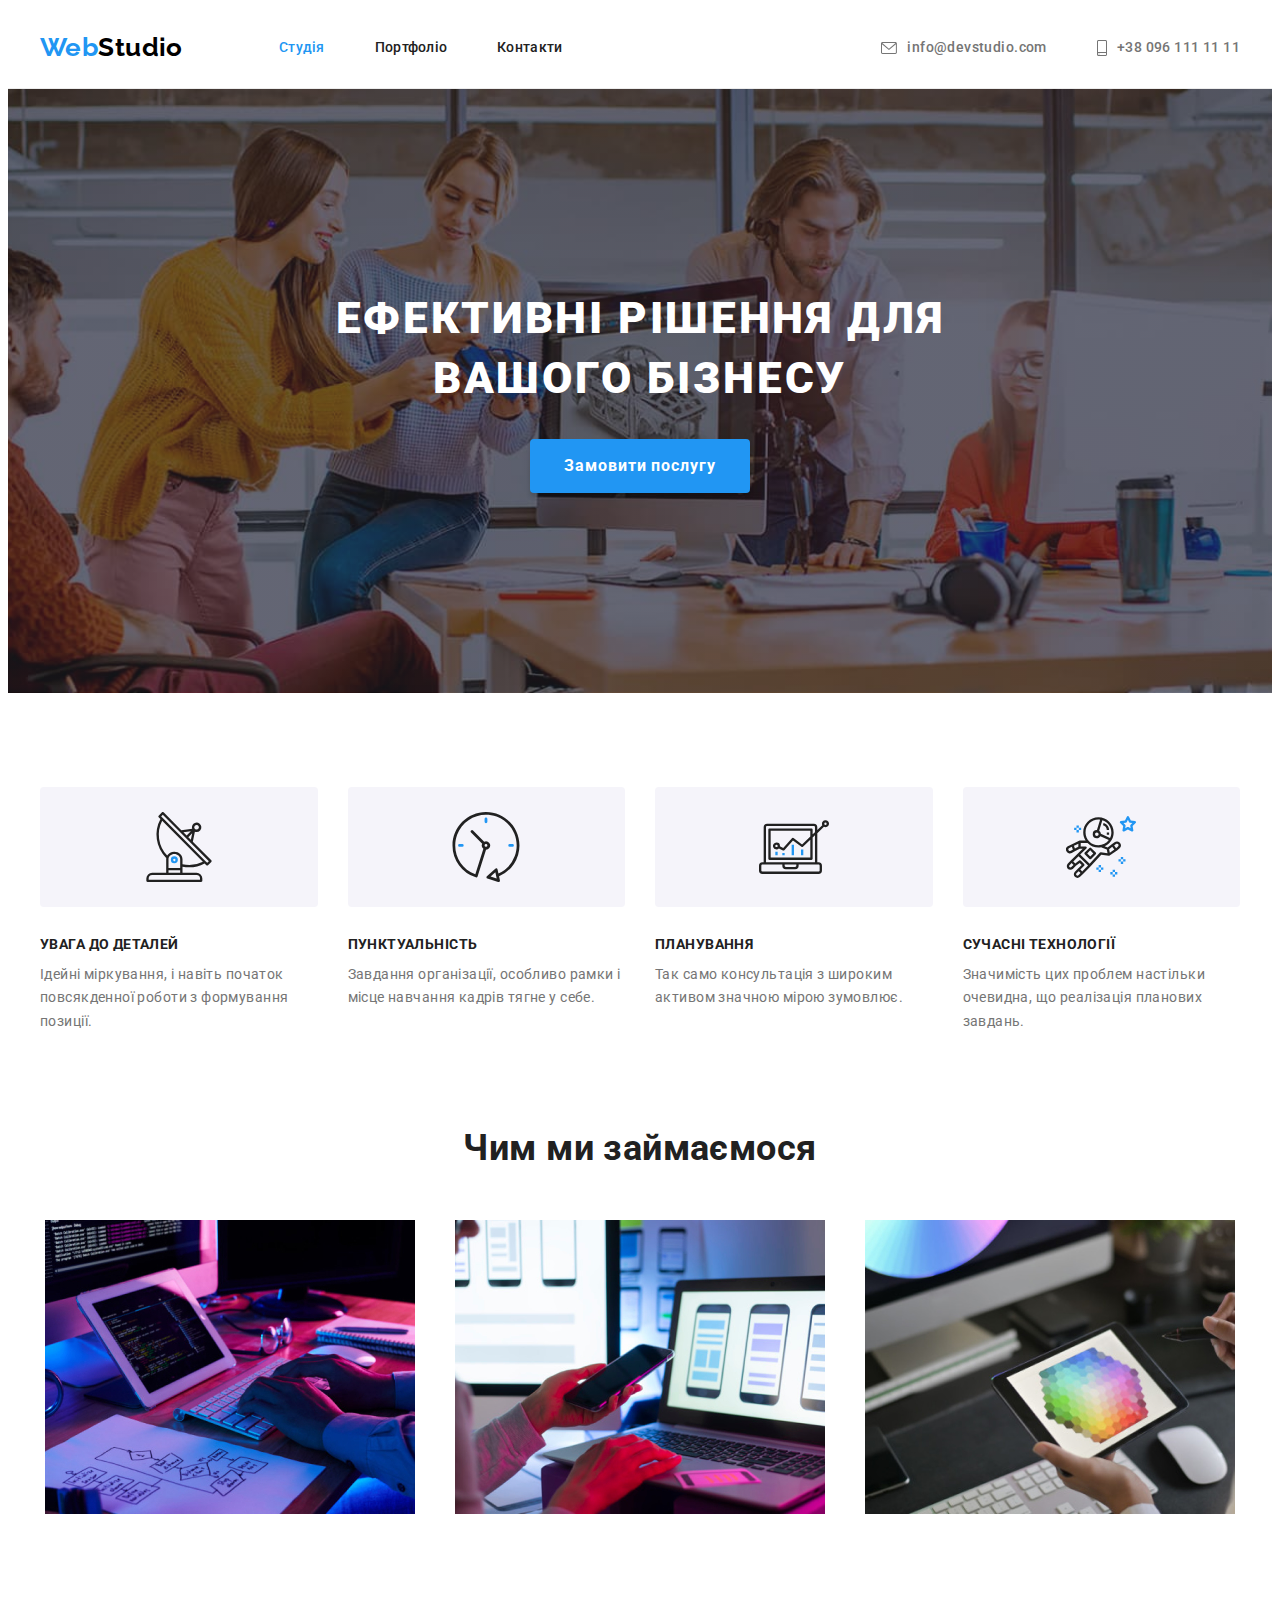
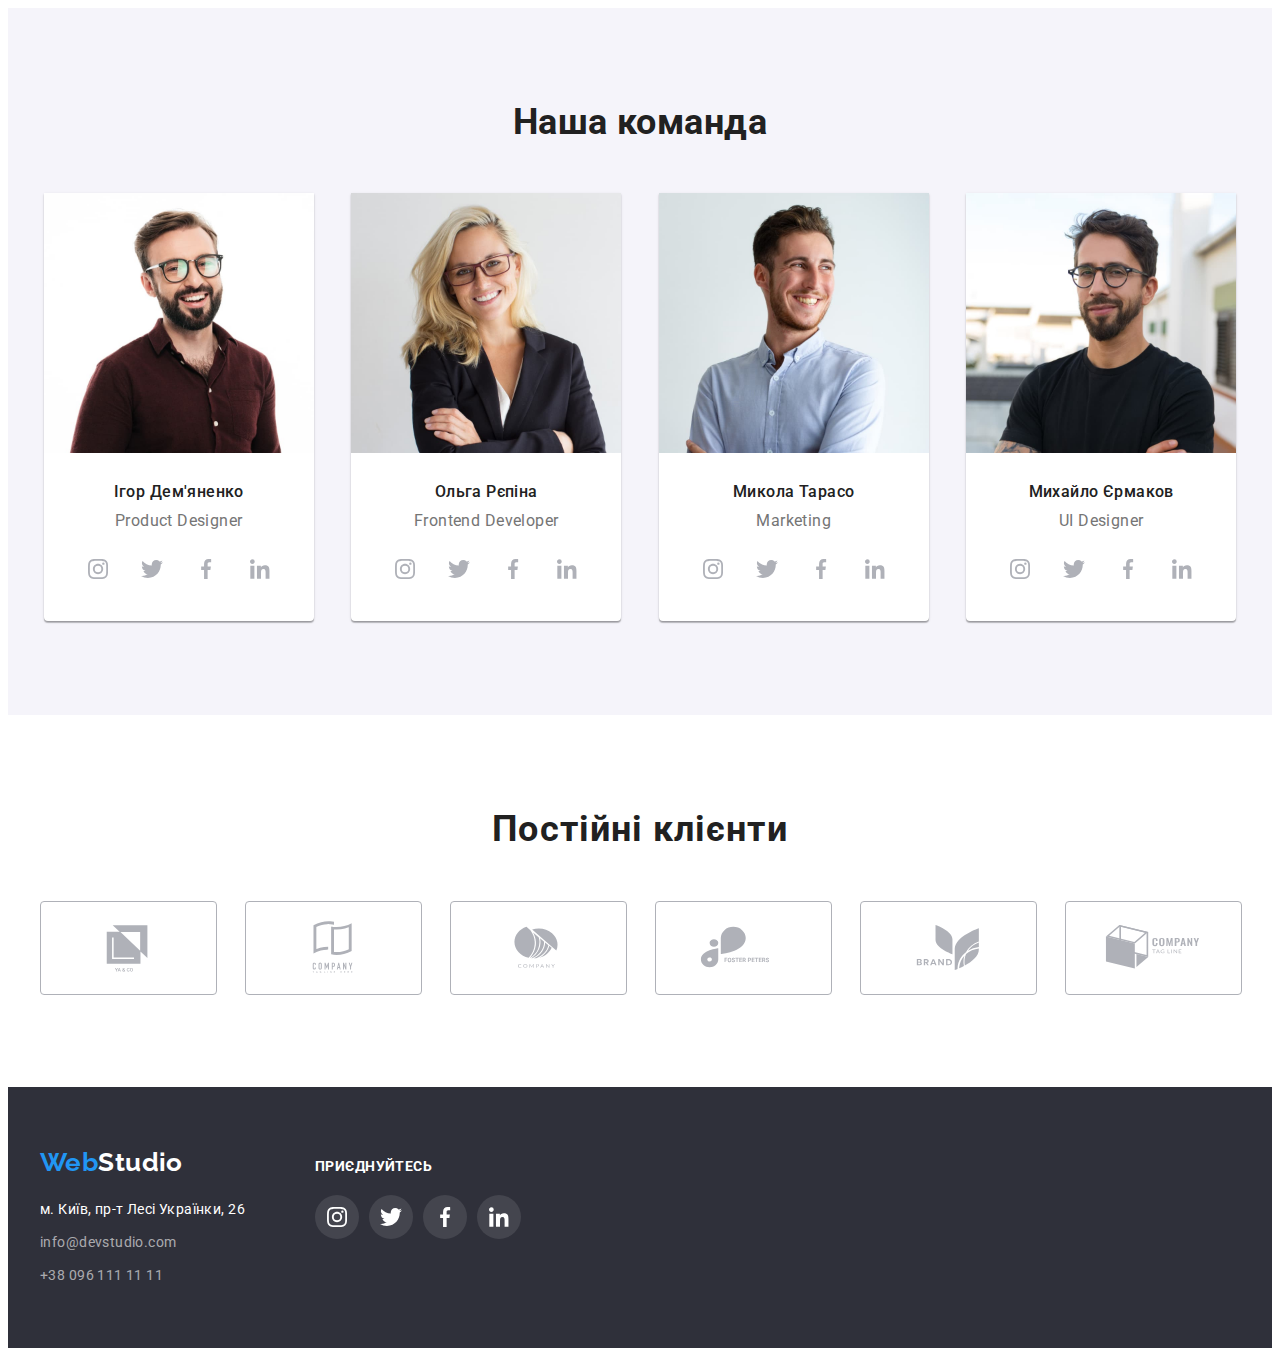
<file: index.html>
<!DOCTYPE html>
    <html lang="uk">
    <head>
        <meta charset="UTF-8">
        <meta http-equiv="X-UA-Compatible" content="IE=edge">
        <meta name="viewport" content="width=device-width, initial-scale=1.0">
        <title>Студія</title>

        <link rel="preconnect" href="https://fonts.googleapis.com">
    <link rel="preconnect" href="https://fonts.gstatic.com" crossorigin>
    <link href="https://fonts.googleapis.com/css2?family=Raleway:wght@700&семья=Oleo+Script:wght@400;700&family=Roboto:wght@400;500;700;900&display=swap" rel="stylesheet">
    <link rel="stylesheet" href="https://cdnjs.cloudflare.com/ajax/libs/modern-normalize/1.1.0/modern-normalize.min.css" integrity="sha512-wpPYUAdjBVSE4KJnH1VR1HeZfpl1ub8YT/NKx4PuQ5NmX2tKuGu6U/JRp5y+Y8XG2tV+wKQpNHVUX03MfMFn9Q==" crossorigin="anonymous" referrerpolicy="no-referrer">
    <link rel="stylesheet" href="./css/styles.css">
    </head>
    <body>
        <!--шапка сайту-->
        <header class="page-header">
            <div class="container header-container"> 
            <nav class="nav">
            <a href="index.html" class="icon-logo"><span class="logo">Web</span><span class="logo-part">Studio</span></a>
            <ul class="nav-list">
                    <li class="nav-item"><a class="nav-link current" href="index.html">Студія</a></li>
                    <li class="nav-item"><a class="nav-link" href="portfolio.html">Портфоліо</a></li>
                    <li class="nav-item"><a class="nav-link" href="#">Контакти</a></li>
            </ul>
            </nav>
            <ul class="contacts">
                <li><a class="mail" href="mailto:info@devstudio.com">
                    <svg class="icon-envelope" width="16" height="12">
                        <use href="./images/icons.svg#icon-envelope"></use>
                    </svg>
                    info@devstudio.com</a></li>
                <li><a class="tel" href="tel:+380981111111">
                    <svg class="icon-smartphone" width="10" height="16">
                        <use href="./images/icons.svg#icon-smartphone"></use>
                    </svg>
                    +38 096 111 11 11
                </a></li>
            </ul>
        </div>
        </header>
        <main><!-- маін-->
        <!--думаю тут буде якийсь банер чи малюнок-->
        
        <section class="hero-section overlay"> 
            
                <div class="header container">   
                <h1 class="hero-title">Ефективні рішення для вашого бізнесу</h1>
                <button class="button" type="button">Замовити послугу</button>
                
                </div>
            </section>  
        <section class="features"><!--Особливості тут явно має бути заголовок-->
        <div class="container">
                <h2 class="visually-hidden">Особливості</h2> <!--тут явно має бути заголовок-->
                <ul class="features-list special">
                    <li class="specialty-list icon-antenna">
                        <h3 class="specialty">Увага до деталей</h3>
                        <p class="specialty-text">Ідейні міркування, і навіть початок повсякденної роботи з формування позиції.</p>
                    </li>
                    <li class="specialty-list icon-clock"><h3 class="specialty">Пунктуальність</h3>
                    <p class="specialty-text">Завдання організації, особливо рамки і місце навчання кадрів тягне у себе.</p>
                </li>
                    <li class="specialty-list icon-diagram"><h3 class="specialty">Планування</h3>
                    <p class="specialty-text">Так само консультація з широким активом значною мірою зумовлює.</p>
                </li>
                    <li class="specialty-list icon-astronaut"><h3 class="specialty">Сучасні технології</h3>
                        <p class="specialty-text">Значимість цих проблем настільки очевидна, що реалізація планових завдань.</p>
                    </li>
                </ul>
        </div>
        </section>
        <section class="work"><h2 class="work-title">Чим ми займаємося</h2> 
            <div class="container">
            <ul class="work-list">
                <li class="work-pick">
                    <img src="./images/oldpc.jpg" 
                    alt="білий монітор та клавіатура на столі" width="370">
                </li>
                <li class="work-pick">
                    <img src="./images/book.jpg"
                    alt="людина тримає смртфон в руці та працює за ноутбуком" width="370"> 
                </li>
                <li class="work-pick">
                    <img src="./images/tablet.jpg"
                    alt="рука тримає включений планшет" width="370">
                </li>
            </ul>
        </div>
    </section><!--наша команда-->
        <section class="team"><h2 class="team-title">Наша команда</h2>
            <div class="container">
            <ul class="team-list special">
                <li class="team-members">
                    <img src="./images/productdesigner.jpg" 
                    alt="Фото пофіль Ігор Дем'яненко" width="270">
                    <div class="retreat">
                    <h3 class="team-name">Ігор Дем'яненко</h3>
                    <p lang="en" class="team-position">Product Designer</p>
                    <ul class="social-list-link">
                        <li class="social-list-item"><a class="social-link" href="https://www.instagram.com/" target="_blank" rel="noreferrer noopener">
                            <svg class="social-list-icon" width="20" height="20">
                                <use href="./images/icons.svg#icon-instagram"></use>
                            </svg>
                        </a></li>
                        <li class="social-list-item"><a class="social-link" href="" target="_blank" rel="noreferrer noopener">
                            <svg class="social-list-icon" width="22" height="40">
                                <use href="./images/icons.svg#icon-twitter"></use>
                            </svg>
                        </a></li>
                        <li class="social-list-item"><a class="social-link" href="" target="_blank" rel="noreferrer noopener">
                            <svg class="social-list-icon" width="20" height="40">
                                <use href="./images/icons.svg#icon-facebook"></use>
                            </svg>                            
                        </a></li>
                        <li class="social-list-item"><a class="social-link" href="" target="_blank" rel="noreferrer noopener">
                            <svg class="social-list-icon"  width="19.68" height="20">
                                <use href="./images/icons.svg#icon-linkedin"></use>
                            </svg>                      
                        </a></li>
                    </ul>
                    </div>
                </li>
                <li class="team-members">
                    <img src="./images/frontenddeveloper.jpg"
                    alt="Фото пофіль Ольга Рєпіна" width="270">
                    <div class="retreat">
                    <h3 class="team-name">Ольга Рєпіна</h3>
                    <p lang="en" class="team-position">Frontend Developer</p>
                    <ul class="social-list-link">
                        <li class="social-list-item"><a class="social-link" href="https://www.instagram.com/" target="_blank" rel="noreferrer noopener">
                            <svg class="social-list-icon" width="20" height="20">
                                <use href="./images/icons.svg#icon-instagram"></use>
                            </svg>
                        </a></li>
                        <li class="social-list-item"><a class="social-link" href="" target="_blank" rel="noreferrer noopener">
                            <svg class="social-list-icon" width="22" height="40">
                                <use href="./images/icons.svg#icon-twitter"></use>
                            </svg>
                        </a></li>
                        <li class="social-list-item"><a class="social-link" href="" target="_blank" rel="noreferrer noopener">
                            <svg class="social-list-icon" width="20" height="40">
                                <use href="./images/icons.svg#icon-facebook"></use>
                            </svg>                            
                        </a></li>
                        <li class="social-list-item"><a class="social-link" href="" target="_blank" rel="noreferrer noopener">
                            <svg class="social-list-icon"  width="19.68" height="20">
                                <use href="./images/icons.svg#icon-linkedin"></use>
                            </svg>                      
                        </a></li>
                    </ul>
                    </div>
                </li>
                <li class="team-members">
                    <img src="./images/marketing.jpg"
                    alt="Фото пофіль Микола Тарасо" width="270">
                    <div class="retreat">
                    <h3 class="team-name">Микола Тарасо</h3>
                    <p lang="en" class="team-position">Marketing</p>
                    <ul class="social-list-link">
                        <li class="social-list-item"><a class="social-link" href="https://www.instagram.com/" target="_blank" rel="noreferrer noopener">
                            <svg class="social-list-icon" width="20" height="20">
                                <use href="./images/icons.svg#icon-instagram"></use>
                            </svg>
                        </a></li>
                        <li class="social-list-item"><a class="social-link" href="" target="_blank" rel="noreferrer noopener">
                            <svg class="social-list-icon" width="22" height="40">
                                <use href="./images/icons.svg#icon-twitter"></use>
                            </svg>
                        </a></li>
                        <li class="social-list-item"><a class="social-link" href="" target="_blank" rel="noreferrer noopener">
                            <svg class="social-list-icon" width="20" height="40">
                                <use href="./images/icons.svg#icon-facebook"></use>
                            </svg>                            
                        </a></li>
                        <li class="social-list-item"><a class="social-link" href="" target="_blank" rel="noreferrer noopener">
                            <svg class="social-list-icon"  width="19.68" height="20">
                                <use href="./images/icons.svg#icon-linkedin"></use>
                            </svg>                      
                        </a></li>
                    </ul>
                    </div>
            </li>
                <li class="team-members">
                    <img src="./images/uidesigner.jpg" 
                    alt="Фото пофіль Михайло Єрмаков" width="270">
                    <div class="retreat">
                    <h3 class="team-name">Михайло Єрмаков</h3>
                    <p lang="en" class="team-position">UI Designer</p>
                    <ul class="social-list-link">
                        <li class="social-list-item"><a class="social-link" href="https://www.instagram.com/" target="_blank" rel="noreferrer noopener">
                            <svg class="social-list-icon" width="20" height="20">
                                <use href="./images/icons.svg#icon-instagram"></use>
                            </svg>
                        </a></li>
                        <li class="social-list-item"><a class="social-link" href="" target="_blank" rel="noreferrer noopener">
                            <svg class="social-list-icon" width="22" height="40">
                                <use href="./images/icons.svg#icon-twitter"></use>
                            </svg>
                        </a></li>
                        <li class="social-list-item"><a class="social-link" href="" target="_blank" rel="noreferrer noopener">
                            <svg class="social-list-icon" width="20" height="40">
                                <use href="./images/icons.svg#icon-facebook"></use>
                            </svg>                            
                        </a></li>
                        <li class="social-list-item"><a class="social-link" href="" target="_blank" rel="noreferrer noopener">
                            <svg class="social-list-icon" width="19.68" height="20">
                                <use href="./images/icons.svg#icon-linkedin"></use>
                            </svg>                      
                        </a></li>
                    </ul>
                    </div>
                </li>
            </ul>
            </div>
        </section>
        <section class="client">
            <div class="container">
            <h2 class="client-title">Постійні клієнти</h2>
            <ul class="client-item">
                <li class="client-list"><a class="client-link" href="#"  target="_blank" rel="noreferrer noopener">
                
                    <svg class="client-lis-icon" width="106" height="60" >
                        <use href="./images/icons.svg#icon-Logo1"></use>
                    </svg>
                    
                </a></li>
                <li class="client-list"><a class="client-link" href="#" target="_blank" rel="noreferrer noopener">
                    <svg class="client-lis-icon" width="106" height="60">
                        <use href="./images/icons.svg#icon-Logo2"></use>
                    </svg>
                </a></li>
                    <li class="client-list"><a class="client-link" href="#" target="_blank" rel="noreferrer noopener">

                        <svg class="client-lis-icon" width="106" height="60">
                            <use href="./images/icons.svg#icon-Logo3"></use>
                        </svg>
                    </a></li>
                    <li class="client-list"><a class="client-link" href="#" target="_blank" rel="noreferrer noopener">
                        <svg class="client-lis-icon" width="106" height="60">
                            <use href="./images/icons.svg#icon-Logo4"></use>
                        </svg>
                    </a></li>
                        <li class="client-list"><a class="client-link" href="#" target="_blank" rel="noreferrer noopener">
                            <svg class="client-lis-icon" width="106" height="60">
                                <use href="./images/icons.svg#icon-Logo5"></use>
                            </svg>
                        </a></li>
                        <li class="client-list"><a class="client-link" href="#" target="_blank" rel="noreferrer noopener">
                            <svg class="client-lis-icon" width="106" height="60">
                                <use href="./images/icons.svg#icon-Logo6"></use>
                            </svg>
                        </a></li>
            </ul>
            </div>
        </section>
        </main>
        <footer class="contacts-footer">
            <div class="container">
                <div class="footer-flex">
            <div class="footer-box">
            <a href="index.html" class="icon-logo-footer"><span class="logo">Web</span><span class="logo-part-footer">Studio</span></a>
            <div class="address">
                    
            <ul class="contacts-list">
                <li class="list-link"><a class="contacts-plane" href="https://goo.gl/maps/SqAzoiXiVLqkwUcr9"
                    target="_blank" rel="noreferrer noopener">м. Київ, пр-т Лесі Українки, 26 </a>
                </li> 
                <li class="list-link"><a class="mail-footer" href="mailto:info@devstudio.com">info@devstudio.com</a></li>
                <li class="list-link"><a class="tel-footer" href="tel:+380981111111">+38 096 111 11 11</a></li>
                </ul>
                </div> 
                </div> 
                <div class="contacts-test">
                <p class="footer-p">Приєднуйтесь</p>
                <ul class="social-list-link-footer">
                        <li class="social-list-item"><a class="social-link-footer" href="https://www.instagram.com/" target="_blank" rel="noreferrer noopener">
                            <svg class="social-list-icon-footer" width="20" height="20">
                                <use href="./images/icons.svg#icon-instagram"></use>
                            </svg>
                        </a></li>
                        <li class="social-list-item"><a class="social-link-footer" href="" target="_blank" rel="noreferrer noopener">
                            <svg class="social-list-icon-footer" width="22" height="40">
                                <use href="./images/icons.svg#icon-twitter"></use>
                            </svg>
                        </a></li>
                        <li class="social-list-item"><a class="social-link-footer" href="" target="_blank" rel="noreferrer noopener">
                            <svg class="social-list-icon-footer" width="20" height="40">
                                <use href="./images/icons.svg#icon-facebook"></use>
                            </svg>                            
                        </a></li>
                        <li class="social-list-item"><a class="social-link-footer" href="" target="_blank" rel="noreferrer noopener">
                            <svg class="social-list-icon-footer"  width="19.68" height="20">
                                <use href="./images/icons.svg#icon-linkedin"></use>
                            </svg>                      
                        </a></li>
                    </ul>
                    </div>
                    </div>
                    </div>
                    
           
          
            
    </footer>
        
    </body>
    </html>
</file>
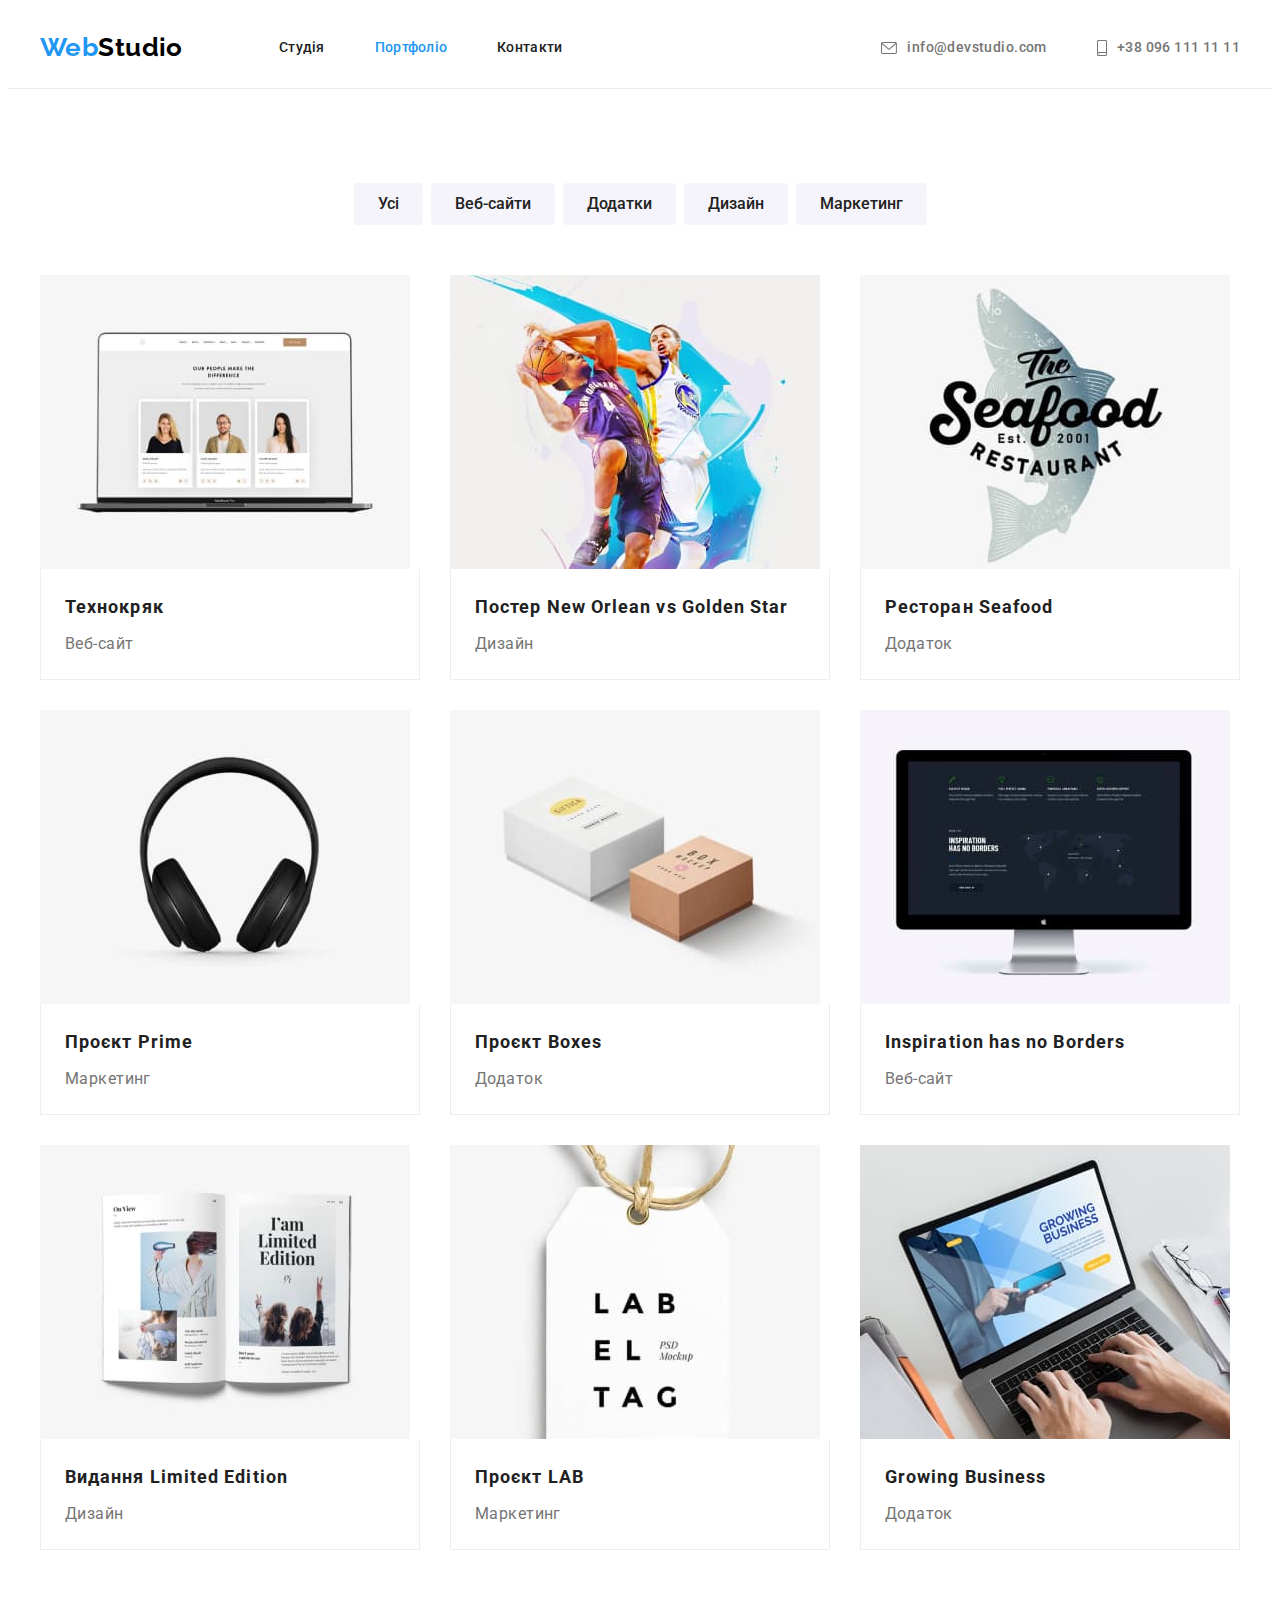
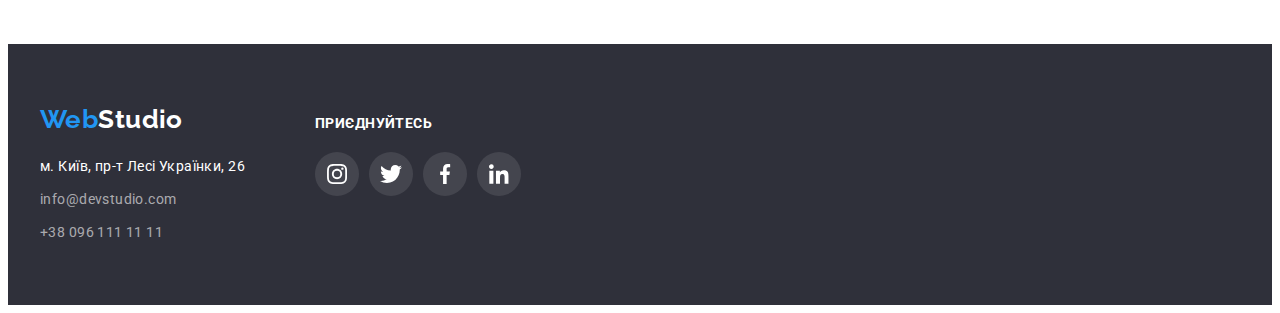
<file: portfolio.html>
<!DOCTYPE html>
<html lang="uk">
<head>
    <meta charset="UTF-8">
    <meta http-equiv="X-UA-Compatible" content="IE=edge">
    <meta name="viewport" content="width=device-width, initial-scale=1.0">
    <title>Портфоліо</title>
      <link rel="preconnect" href="https://fonts.googleapis.com">
<link rel="preconnect" href="https://fonts.gstatic.com" crossorigin>
<link href="https://fonts.googleapis.com/css2?family=Raleway:wght@700&семья=Oleo+Script:wght@400;700&family=Roboto:wght@400;500;700;900&display=swap" rel="stylesheet">
<link rel="stylesheet" href="https://cdnjs.cloudflare.com/ajax/libs/modern-normalize/1.1.0/modern-normalize.min.css" integrity="sha512-wpPYUAdjBVSE4KJnH1VR1HeZfpl1ub8YT/NKx4PuQ5NmX2tKuGu6U/JRp5y+Y8XG2tV+wKQpNHVUX03MfMFn9Q==" crossorigin="anonymous" referrerpolicy="no-referrer">
<link rel="stylesheet" href="./css/styles.css">
</head>
<body>
    <main>
    <header class="page-header"> 
        <div class="container header-container">
        <nav class="nav">
        <a href="index.html" class="icon-logo"><span class="logo">Web</span><span class="logo-part">Studio</span></a>
        <ul class="nav-list list">
            <li class="nav-item link"><a class="nav-link" href="index.html">Студія</a></li>
            <li class="nav-item link"><a class="nav-link current" href="portfolio.html">Портфоліо</a></li>
            <li class="nav-item link"><a class="nav-link" href="#">Контакти</a></li>
        </ul>
        </nav>
        <ul class="contacts">
            <li><a class="mail" href="mailto:info@devstudio.com">
                <svg class="icon-envelope" width="16" height="12">
                    <use href="./images/icons.svg#icon-envelope"></use>
                </svg>
                info@devstudio.com</a></li>
            <li><a class="tel" href="tel:+380981111111">
                 <svg class="icon-smartphone" width="10" height="16">
                    <use href="./images/icons.svg#icon-smartphone"></use>
                </svg>
                +38 096 111 11 11</a></li>
        </ul>
        </div>
    </header>
         <section class="oll-portfol">
            <div class="container">
                 <h1 class="visually-hidden">Портфоліо</h1>
    <ul class="btn-filter">
        <li class="btn-list"><button class="btn" type="button">Усі</button></li>
        <li class="btn-list"><button class="btn" type="button">Веб-сайти</button></li>
        <li class="btn-list"><button class="btn" type="button">Додатки</button></li>
        <li class="btn-list"><button class="btn" type="button">Дизайн</button></li>
        <li class="btn-list"><button class="btn" type="button">Маркетинг</button></li>
    </ul>
        <ul class="potfol special">
            <li class="portfol-list">
                <a class="portfol-link" href="#">
                <img src="./images/Tehnokryak.jpg"
                 alt="Зображено включений ноутбук" width="370">
                
                
                 <div class="circle">
                 <h2 class="portfol-title">Технокряк</h2>
                 <p class="portfol-txt">Веб-сайт</p>
                 </div>
                </a>
            </li>
            <li class="portfol-list">
                <a class="portfol-link" href="#">
                <img src="./images/NewOrleanvsGoldenStar.jpg"
                 alt="Зображення дизайну постера для баскетбольгого матчу" width="370">
                  <div class="circle">
                 <h2 class="portfol-title">Постер New Orlean vs Golden Star</h2>
                 <p class="portfol-txt">Дизайн</p>
                </div>
                </a>
            </li>
            <li class="portfol-list">
                <a class="portfol-link" href="#">
                <img src="./images/Seafood.jpg" 
                alt="Емблемадля додатку рибного ресторану" width="370">
                <div class="circle">
                <h2 class="portfol-title">Ресторан Seafood</h2>
                 <p class="portfol-txt">Додаток</p>
                </div>
                </a>
            </li>
            <li class="portfol-list">
                <a class="portfol-link" href="#">
                <img src="./images/Prime.jpg" 
                alt="Зображення гарнітури" width="370">
                <div class="circle"> 
                <h2 class="portfol-title">Проєкт Prime</h2>
                 <p class="portfol-txt">Маркетинг</p>
            </div>
                </a>
            </li>
            <li class="portfol-list">
                <a class="portfol-link" href="#">
                <img src="./images/Boxes.jpg" 
                alt="Зображення двох коробок різного кольору" width="370">
                <div class="circle">
                <h2 class="portfol-title">Проєкт Boxes</h2>
                <p class="portfol-txt">Додаток</p>
            </div> 
            </a>
             </li>
            <li class="portfol-list">
                <a class="portfol-link" href="#">
                <img src="./images/InspirationhasnoBorders.jpg" 
                alt="Зображення моноблоку-компютера" width="370">
                <div class="circle">
                <h2 class="portfol-title">Inspiration has no Borders</h2>
                 <p class="portfol-txt">Веб-сайт</p>
                </div>
                </a>
            </li>
            <li class="portfol-list">
                <a class="portfol-link" href="#">
                <img src="./images/LimitedEdition.jpg" 
                alt="Відкритий журнал про моду з ілюстраціями " width="370">
                 <div class="circle">
                    <h2 class="portfol-title">Видання Limited Edition</h2>
                 <p class="portfol-txt">Дизайн</p>
                </div>
                </a>
                </li>
            <li class="portfol-list">
                <a class="portfol-link" href="#">
                <img src="./images/LAB.jpg" 
                alt="Зображення декоративної бірки для одягу з написом" width="370">
                <div class="circle">
                <h2 class="portfol-title">Проєкт LAB</h2>
                 <p class="portfol-txt">Маркетинг</p>
                </div>
                </a>
            </li>
            <li class="portfol-list">
                <a class="portfol-link" href="#">
                <img src="./images/GrowingBusiness.jpg" 
                alt="людина працює за ноутбуком" width="370">
                <div class="circle"> 
                <h2 class="portfol-title">Growing Business</h2>
                 <p class="portfol-txt">Додаток</p>
                </div>
                </a>
            </li>
        </ul>
        </div>
    </section>
    </main>
     <footer class="contacts-footer">
           
            <div class="container">
                <div class="footer-flex">
            <div class="footer-box">
            <a href="index.html" class="icon-logo-footer"><span class="logo">Web</span><span class="logo-part-footer">Studio</span></a>
            <div class="address">
                    
            <ul class="contacts-list">
                <li class="list-link"><a class="contacts-plane" href="https://goo.gl/maps/SqAzoiXiVLqkwUcr9"
                    target="_blank" rel="noreferrer noopener">м. Київ, пр-т Лесі Українки, 26 </a>
                </li> 
                <li class="list-link"><a class="mail-footer" href="mailto:info@devstudio.com">info@devstudio.com</a></li>
                <li class="list-link"><a class="tel-footer" href="tel:+380981111111">+38 096 111 11 11</a></li>
                </ul>
                </div> 
                </div> 
                <div class="contacts-test">
                <p class="footer-p">Приєднуйтесь</p>
                <ul class="social-list-link-footer">
                        <li class="social-list-item"><a class="social-link-footer" href="https://www.instagram.com/" target="_blank" rel="noreferrer noopener">
                            <svg class="social-list-icon-footer" width="20" height="20">
                                <use href="./images/icons.svg#icon-instagram"></use>
                            </svg>
                        </a></li>
                        <li class="social-list-item"><a class="social-link-footer" href="" target="_blank" rel="noreferrer noopener">
                            <svg class="social-list-icon-footer" width="22" height="40">
                                <use href="./images/icons.svg#icon-twitter"></use>
                            </svg>
                        </a></li>
                        <li class="social-list-item"><a class="social-link-footer" href="" target="_blank" rel="noreferrer noopener">
                            <svg class="social-list-icon-footer" width="20" height="40">
                                <use href="./images/icons.svg#icon-facebook"></use>
                            </svg>                            
                        </a></li>
                        <li class="social-list-item"><a class="social-link-footer" href="" target="_blank" rel="noreferrer noopener">
                            <svg class="social-list-icon-footer"  width="19.68" height="20">
                                <use href="./images/icons.svg#icon-linkedin"></use>
                            </svg>                      
                        </a></li>
                    </ul>
                    </div>
                    </div>
                    </div>
                    
           
          
            
    
         </footer>


    
</body>
</html>
</file>
<file: css/styles.css>
/* Palitra */
  :root{
    --hover-color: #2196F3;
    --h-color: #212121;
    --background-header: #FFFFFF;
    --hero-background: #2F303A;
    --p-color: #757575;
    --team-background: #F5F4FA;
    --button-servise: #188ce8;
    --mail-tel: rgba(255, 255, 255, 0.6);
  }

  p,
  h1,
  h2,
  h3,
  h4,
  h5,
  h6 {
    margin: 0;
  }
  ul,
  ol {
    margin: 0;
    padding-left: 0;
  }
  button {
    cursor: pointer;
  }
  address {
    font-style: normal;
  }
  img {
    display: block;
    max-width: 100%;
    height: auto;
  }
  body {
    font-family:Roboto, sans-serif;
  color: var(--h-color);
  font-size: 14px;
  letter-spacing: 0.03em;
  background-color: var(--background-header);
  }

  .container {
    width: 1200px;
    padding-left: 15px;
    padding-right: 15px;
    margin: 0 auto;
  /* outline: 2px solid red;*/
  }

  /*----початок---*/

  .page-header{
    border-bottom: 1px solid #ECECEC;
  }

  /* Логотип*/
  .logo :hover{
    color :var(--hover-color); 
    
  }

  .logo-part{
      color:#000000;
    
  }

  .logo-part-footer{
    color: var(--background-header);
  
  }
  /* ------------ Два кольори лого--------*/
  .icon-logo{
    color:var(--hover-color);
    text-decoration: none;
  font-family: Raleway, sans-serif; 
  font-weight: 700;
  font-size: 26px;
  line-height: 1.2;
  display: inline-block;
    width: 145px;
  
  }
  /*------ The End-----*/
  /* -----------Головна навігація------ */
  .overlay{
    background-image: linear-gradient(
      to right,
      rgba(47, 48, 58, 0.4),
      rgba(47, 48, 58, 0.4)),
    url("..//images/fon.jpg");
    max-width: 1600px;
    background-size: cover;
  background-repeat: no-repeat;
  margin-left: auto;
  margin-right: auto;
  background-position: center;
  }
  .nav{
    display: flex;
    align-items: center;
  }
  .header-container{
    display: flex;
    align-items: center; 
  }

  .nav-list{
    list-style: none;
    display: flex;
    gap: 50px;
    margin-left: 94px;

  }
  .nav-list :hover,
  .nav-list :focus{
    color: var(--hover-color);
  } 
  
  .nav-link{
  font-weight: 500;
  line-height: 1.14;
  letter-spacing: 0.02em;
  color: var(--h-color);
  text-decoration: none;
  display: block;
  padding-bottom: 32px;
  padding-top: 32px;

  }
  .current{
    color: var(--hover-color);
  }

  /*-----The End-----*/
  /*------Текст контактів в хедері------*/

  .contacts{
    list-style: none;
  font-weight: 500;
  display: flex;
  margin-left: auto;
  gap: 50px;
  }


  .mail{
    color: var(--p-color);
    text-decoration: none;
    font-style: normal;
    line-height: 1.14;
  
    padding-top: 32px;
    padding-bottom: 32px;
    display: flex;
    align-items: center;
  }
  .icon-envelope{
    fill: currentColor;
    margin-right: 10px;
  }
    
  
  .tel{
  color: var(--p-color);
    text-decoration: none;
    font-style: normal;
    line-height: 1.14;
    align-items: center;
    padding-top: 32px;
    padding-bottom: 32px;
    display: flex;
  }
  .icon-smartphone{
    fill: currentColor;
    margin-right:10px ;
   
  }
  .contacts :hover,
  .contacts :focus{
    color: var(--hover-color);
  }

  /*---------Hero-----*/
  .hero-section{
  padding-top:200px;
  padding-bottom: 200px;
  text-align: center;
  background-color: #C4C4C4;
  }


  .hero-title{
  font-style: normal;
  font-weight: 900;
  font-size: 44px;
  line-height: 1.36;
  letter-spacing: 0.06em;
  text-transform: uppercase;
  color: var(--background-header);
  width: 696px;
  box-sizing: border-box;
  margin: 0 auto;
  margin-bottom: 30px;



  }
  .button{
    font-family: inherit;
  font-weight: 700;
  font-size: 16px;
  line-height: 1.87;
  letter-spacing: 0.06em;
  background-color: var(--hover-color);
  color: var(--background-header);
    cursor: pointer;
    padding: 10px 32px;
    border-color: transparent;

  box-shadow: 0px 4px 4px rgba(0, 0, 0, 0.15);
  border-radius: 4px;
  }
  .button:hover,
  .button:focus{
    background-color: var(--button-servise);

  }
  /*-----The End Hero----*/

  .visually-hidden {
    position: absolute;
      white-space: nowrap;
      width: 1px;
      height: 1px;
      overflow: hidden;
      border: 0;
      padding: 0;
      clip: rect(0, 0, 0, 0);
      clip-path: inset(50%);
      margin: -1px;
  }

  .features{
  padding: 94px 0;
  }

  .features-list{
    list-style: none;  
  }

  .specialty-list{
    width: calc((100% - 90px) / 4);
      margin-right: 30px;
      
    }
  /*------ Особливост -----*/
  .specialty-list::before{
    content:"" ;
    height: 120px;
  display: block;
  
  background-size: contain;
  background-repeat: no-repeat;
  background-position:center ;
  background-color: #F5F4FA;
  border-radius: 4px;
  /*outline: 2px solid red;*/

  }
  .icon-antenna::before{
  background-image: url(../images/antenna.svg); 
  background-size: 70px 70px;
  }
  .icon-clock::before{
  background-image: url(../images/clock.svg);
  background-size: 70px 70px;
  }
  .icon-diagram::before{
    background-image: url(../images/diagram.svg);
    background-size: 70px 70px ;
  }

  .icon-astronaut::before{
  background-image: url(../images/astronaut.svg);
  background-size: 70px 70px;
  }

  .features-list :last-child{
    margin: 0;
  }

  .specialty{
    font-style: normal;
      font-size: 14px;
  font-weight: 700;
  line-height: 1.14;
  text-transform: uppercase;
  color: var(--h-color);
  margin-top: 30px;
  margin-bottom: 10px;
  }

  /*-------- Чим ми займаємося ----*/
  .work{
    padding-bottom: 94px;
  }
  .specialty-text {
  line-height: 1.7;
  color: var(--p-color);
  margin-top: 10px;
  }
  .work-list{
    list-style: none;
    display: flex;
    justify-content: space-around;
  gap: 30px;
  }


  .work-title{
  font-weight: 700;
  font-size: 36px;
  line-height: 1.16;
  text-align: center;
  color: var(--h-color);
  margin-bottom: 50px;

  }
  .team {
    background-color: var(--team-background);
    padding-top: 94px;
    padding-bottom: 94px;
  }
  .team-members{
  background-color: var(--background-header);
  text-align: center;
  box-shadow: 0px 1px 3px rgba(0, 0, 0, 0.12), 0px 1px 1px rgba(0, 0, 0, 0.14), 0px 2px 1px rgba(0, 0, 0, 0.2);
  border-radius: 0px 0px 4px 4px;
  }
  .team-title {
    font-weight: 700;
  font-size: 36px;
  line-height: 1.16;
  text-align: center;
  color: var(--h-color);
  white-space: nowrap;
  margin-bottom: 50px;

  }
  .social-list-link{
    list-style: none;
    display: flex;
    justify-content: center;
    gap: 10px;

  }
  .social-list-item{
    width: 44px;
    height: 44px;
      border-radius: 50%;
    
  }

  .social-link{
    width: 100%;
    height: 100%;
    background: #ffffff;
  border-radius: 50%;
    display: flex;
    align-items: center;
    justify-content: center;
    color:#AFB1B8 ;
  }
  .social-list-icon{
    fill: currentColor;
  }

  .social-list-link :hover,
  .social-list-link :focus{
    background-color: #2196F3;
    color: #FFFFFF;
  }


  .team-list {
    list-style: none;
    line-height: 1.18;
        justify-content: space-around;
        gap: 30px;
  }
  .team-name{
  font-weight: 500;
  font-size: 16px;
  text-align: center;
  color: var(--h-color);
  margin-bottom: 10px;

  }

  .team-position{
  font-size: 16px;
  text-align: center;
  color: var(--p-color);
  margin-bottom: 16px;
  }
  .retreat{
    padding-top: 30px;
    padding-bottom: 30px;
  }

  /*------Footer----*/

  .contacts-footer{
    background-color: var(--hero-background);
    padding-top: 60px;
    padding-bottom: 60px;
  }
  .contacts-list{
      list-style: none;
      display: flex;
      flex-wrap: wrap;
      flex-direction:column ;
                
  }

  .contacts-list :last-child{
    margin-bottom: 0;
  }
  .list-link{
    margin-bottom: 9px;
    
  }

  .contacts-list :hover,
  .contacts-list :focus{
    color: var(--hover-color);
  }


  .contacts-plane{
  text-decoration: none;
  font-style: normal;
  line-height: 1.71;
  color: var(--background-header);
  display: block;

  }
  .mail-footer,
  .tel-footer{
    color: var(--mail-tel);
    text-decoration: none;
    font-style: normal;
    line-height: 1.71;
    box-sizing: border-box;
    
  }

  /*------btn-filter Портфоліо---*/

  .btn{
    font-family: inherit;
  font-weight: 500;
  font-size: 16px;
  line-height: 1.62;
  background-color: var(--team-background);
  border-color: transparent;
  cursor: pointer;
  color: var(--h-color);
  border-radius: 4px;
  padding-top: 6px;
  padding-bottom: 6px;
  padding-left: 22px;
  padding-right: 22px;
  }
  .btn:hover,
  .btn:focus{
    color: var(--background-header);
  background: var(--hover-color);
  box-shadow: 0px 3px 1px rgba(0, 0, 0, 0.1), 0px 1px 2px rgba(0, 0, 0, 0.08), 0px 2px 2px rgba(0, 0, 0, 0.12);
  border-radius: 4px;
  }
  .btn-filter{
    display: flex;
    gap: 8px;
    justify-content: center;


  }

  .btn-list{
    list-style: none;
    letter-spacing: 0.03em;
  }
  .special{
    display: flex;
  }

  /*---The end Filtr--*/
  .oll-portfol{
    padding-top: 94px;
    padding-bottom: 94px;
  }
  .portfol-list{
  flex-basis: calc((100% - 60px) / 3);
  }

  .potfol{
    list-style: none;
    flex-wrap: wrap;
  gap: 30px; 
  margin-top: 50px;
  }

  .portfol-link{
    display: block;
    text-decoration: none;
  
  }

  .portfol-link:hover,
  .portfol-link:focus{
  box-shadow: 0px 1px 1px rgba(0, 0, 0, 0.12),
  0px 4px 4px
  rgba(0, 0, 0, 0.06),
  1px 4px 6px rgba(0, 0, 0, 0.16);
  }

  .portfol-title{
  font-weight: 700;
  font-size: 18px;
  line-height: 2;
  letter-spacing: 0.06em;
  color: var(--h-color);

  }
  .portfol-txt{
  font-size: 16px;
  line-height: 1.87;
  color: var(--p-color);
  margin-top: 4px;
  }

  .circle{
    
    border-left: 1px solid #EEEEEE;
    border-right: 1px solid #EEEEEE;
    border-bottom: 1px solid #EEEEEE;
    padding: 20px 24px;
  }

  /*----Позиціювання-----*/

  .client{
    padding-top: 94px;
    padding-bottom: 94px;
  }
  .client-title{
  font-size: 36px;
  line-height: 1.16;
  text-align: center;
  letter-spacing: 0.03em;
  color: var(--h-color);
  margin-bottom: 50px;
  }

  .client-item{
    list-style: none;
    display: flex;
    gap: 30px;
  }
  .client-list{
    width: calc((100% - 150px) / 6);
    height: 92px;
  }
  .client-link{
    display: block;
    width: 100%;
    height: 100%;
    display: flex;
    align-items: center;
    justify-content: center;
    border: 1px solid #AFB1B8;
  border-radius: 4px;
  color: #AFB1B8;
  }
  .client-lis-icon{
    fill:currentColor;
  
  }
  .client-link:hover,
  .client-link:focus{
    border-color: #2196F3;
    color: #2196F3;
  }

  .social-list-link-footer{
    list-style: none;
    display: flex;
    gap: 10px;
  
  }
  .footer-box{
    display: flex;
  flex-wrap: wrap;
 flex-direction: column; 
  }
   .contacts-test{
    display: flex;
     flex-wrap: wrap;
 flex-direction: column; 
 margin-left: 70px;
 
  }
   .footer-flex{
    display: flex;
    align-items: baseline;
  }
  
  
  .footer-p{
    display: block;
    text-transform: uppercase;
  font-style: normal;
  font-weight: 700;
  font-size: 14px;
  line-height: 1.14;
  letter-spacing: 0.03em;
  color: #FFFFFF;
  margin-bottom: 20px;

  }
  .icon-logo-footer{
    color:var(--hover-color);
    text-decoration: none;
  font-family: Raleway, sans-serif; 
  font-weight: 700;
  font-size: 26px;
  line-height: 1.2;
  display:block;
    width: 145px;
    margin-bottom: 20px;
  
  }



  .social-link-footer{
    width: 100%;
    height: 100%;
    background:  rgba(255, 255, 255, 0.1);
  border-radius: 50%;
    display: flex;
    align-items: center;
    justify-content: center;
    
  }

  .social-list-icon-footer{
    fill:#FFFFFF;
  }

  .social-list-link-footer :hover,
  .social-list-link-footer :focus{
    background-color: #2196F3;
    
  }
</file>
